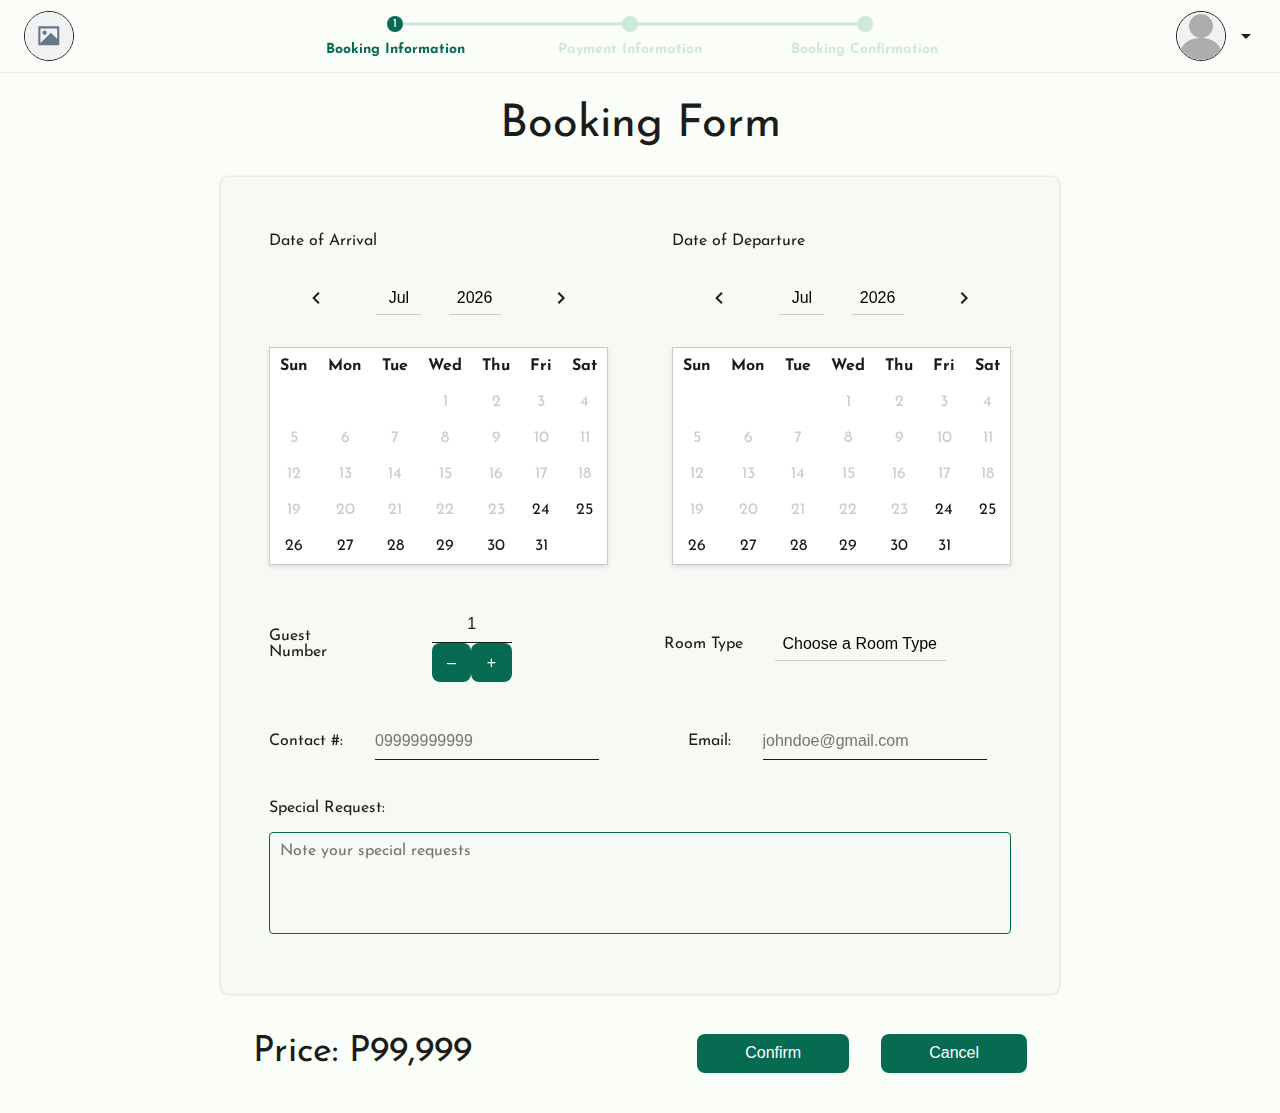
<file: ui/rooms/booking-form.html>
<!DOCTYPE html>
<html lang="en">
<head>
    <meta charset="UTF-8">
    <meta http-equiv="X-UA-Compatible" content="IE=edge">
    <meta name="viewport" content="width=device-width, initial-scale=1.0">
    
    <link href="https://fonts.googleapis.com/icon?family=Material+Icons+Outlined" rel="stylesheet">
    <link href="https://fonts.googleapis.com/icon?family=Material+Icons" rel="stylesheet">
    <link rel="stylesheet" href="../../css/theme/theme.css">
    <title>Booking Form</title>

    <style>
        /* Override global variables */
        :root {
            --divider-width: 100%;
            --textfield-width: 14rem;
            --card-width: 100%;
            --button-size: 0.65rem 0.65rem;
            --elevation: 0.1rem;
        }

        body {
            overflow-x: hidden;
        }

        .booking-form {
            margin-top: 2.5rem;
        }

        .booking-form-element {
            margin-right: 2rem;
            margin-left: 2rem;
        }

        .booking-calendar > input {
            width: 30vw;
            height: 10vh;
            text-align: start;
        }

        .calendar-header > * {
            margin: 1rem 0.85rem 1rem 0.85rem;
        }

        #guest-number {
            text-align: center;
        }

        .guest-number-label {
            width: 25%;
        }

        .special-request-margin {
            margin: 0rem 2rem 0 2rem;
        }

        .label-margin-1 {
            margin-right: 5rem;
        }

        .label-margin-2 {
            margin-right: 2rem;
        }

        .label-margin-3 {
            margin-bottom: 1rem;
        }
    </style>
</head>
<body>
    <div class="column-container center">
        <nav class="navbar">
            <div class="navbar-start">
                <a href="#" class="navbar-logo">
                    <img src="../../images/image-placeholder.svg" alt="Logo">
                </a>
            </div>
            <div class="navbar-center">
                <div class="progress-bar">
                    <div class="progress-item active">
                        <div class="progress-circle">1</div>
                        <div class="progress-text">Booking Information</div>
                    </div>
                    <div class="progress-item">
                        <div class="progress-line"></div>
                        <div class="progress-circle">2</div>
                        <div class="progress-text">Payment Information</div>
                    </div>
                    <div class="progress-item">
                        <div class="progress-line"></div>
                        <div class="progress-circle">3</div>
                        <div class="progress-text">Booking Confirmation</div>
                    </div>
                </div>
            </div>
            <div class="navbar-end">
                <button class="navbar-profile-btn">
                    <img src="../../images/person.png" alt="Profile">
                    <span class="md-24 material-icons-outlined">arrow_drop_down</span>
                </button>
                <div class="navbar-dropdown">
                    <div class="column-container">
                        <a href="#" class="navbar-dropdown-item">
                            <div class="row-container center-horizontal">
                                <span class="material-icons navbar-dropdown-item-icon">account_circle</span>
                                Profile
                            </div>
                        </a>
                        <a href="#" class="navbar-dropdown-item">
                            <div class="row-container center-horizontal">
                                <span class="material-icons navbar-dropdown-item-icon">auto_stories</span>
                                My Bookings
                            </div>
                        </a>
                        <a href="#" class="navbar-dropdown-item">
                            <div class="row-container center-horizontal">
                                <span class="material-icons navbar-dropdown-item-icon">local_activity</span>
                                Voucher
                            </div>
                        </a>
                        <a href="#" class="navbar-dropdown-item">
                            <div class="card" style="--card-width: auto">
                                <span class="text-center">Log Out</span>
                            </div>
                        </a>
                    </div>
                </div>
            </div>
        </nav>
        <div class="wrap-content">
            <div class="column-container">
                <h1 class="display-medium text-center">Booking Form</h1>
                <div class="card">
                    <div class="card-content">
                        <div class="row-container center-vertical booking-form">
                            <!-- Date of Arrival -->
                            <div class="column-container booking-form-element">
                                <!-- Calendar Picker Dialog -->
                                <label class="body-large roboto-medium">Date of Arrival</label>
                                <input type="text" class="calendar-input" hidden>
                
                                <div class="calendar-picker">
                                    <div class="calendar-header">
                                        <span class="material-icons-outlined prev-month">navigate_before</span>
                                        <div class="select-container">
                                            <select class="select-month select text-center"></select>
                                        </div>
                                        <div class="select-container">
                                            <select class="select-year select text-center"></select>
                                        </div>
                                        <span class="material-icons-outlined next-month">navigate_next</span>
                                    </div>
                                    <div class="calendar"></div>
                                </div>  
                            </div>
                
                            <!-- Date of Departure -->
                            <div class="column-container booking-form-element">
                                <!-- Calendar Picker Dialog -->
                                <label class="body-large roboto-medium">Date of Departure</label>
                                <input type="text" class="calendar-input" hidden>
                
                                <div class="calendar-picker">
                                    <div class="calendar-header">
                                        <span class="material-icons-outlined prev-month">navigate_before</span>
                                        <div class="select-container">
                                            <select class="select-month select text-center"></select>
                                        </div>
                                        <div class="select-container">
                                            <select class="select-year select text-center"></select>
                                        </div>
                                        <span class="material-icons-outlined next-month">navigate_next</span>
                                    </div>
                                    <div class="calendar"></div>
                                </div>  
                            </div>
                        </div>

                        <!-- Divider/Line -->
                        <div class="horizontal-divider booking-form"></div>


                        <div class="row-container center-vertical booking-form">
                            <div class="row-container center-horizontal fill-parent booking-form-element">
                                <label class="guest-number-label label-margin-1 body-large roboto-medium">Guest Number</label>
                                <div class="column-container">
                                    <div class="textfield-container" style="--textfield-width: 5rem">
                                        <input type="text" id="guest-number" name="email" class="textfield-input" placeholder=" " value="1" />
                                        <div class="textfield-underline"></div>
                                    </div>
                                    <div class="row-container">
                                        <button id="decrease-guest" class="button fill-parent" style="--button-size: 0.65rem 0.65rem">–</button>
                                        <button id="increase-guest" class="button fill-parent" style="--button-size: 0.65rem 0.65rem">+</button>
                                    </div>
                                </div>
                            </div>
                            <div class="row-container  center-horizontal fill-parent booking-form-element">
                                <label class="label-margin-2 body-large roboto-medium">Room Type</label>
                                <div class="select-container">
                                    <select class="select-month select fill-parent">
                                        <option value="">Choose a Room Type</option>
                                        <option value="">Standard</option>
                                        <option value="">Deluxe</option>
                                        <option value="">Suite</option>
                                    </select>
                                </div>
                            </div>
                        </div>
                        <div class="row-container center-vertical booking-form">
                            <div class="row-container center-horizontal fill-parent booking-form-element">
                                <label class="label-margin-2 body-large roboto-medium">Contact #:</label>
                                <div class="textfield-container">
                                    <input type="text" name="contact" id="contact" class="textfield-input" placeholder="09999999999" />
                                    <div class="textfield-underline"></div>
                                    <span class="error-message">Invalid phone number</span>
                                </div>
                            </div>
                            <div class="row-container  center-horizontal fill-parent booking-form-element">
                                <label class="label-margin-2 body-large roboto-medium">Email:</label>
                                <div class="textfield-container">
                                    <input type="email" name="contact" id="email" class="textfield-input" placeholder="johndoe@gmail.com" />
                                    <div class="textfield-underline"></div>
                                    <span class="error-message">Invalid email address</span>
                                </div>
                            </div>
                        </div>

                        <!-- Divider/Line -->
                        <div class="horizontal-divider booking-form"></div>

                        <div class="column-container booking-form booking-form-element">
                            <span class="body-large roboto-medium label-margin-3">
                                Special Request:
                            </span>
                            <div class="outlined-textfield-container" style="--textfield-width: 100%">
                                <textarea class="outlined-textfield-input" name="special-request" placeholder="Note your special requests" rows="5"></textarea>
                            </div>
                        </div>
                        
                        <!-- Additional margin -->
                        <div class="booking-form"></div>
                    </div>
                </div>
                <div class="row-container booking-form">
                    <div class="display-small fill-parent booking-form-element">
                        <span>Price:</span>
                        <span id="price">P99,999</span>
                    </div>
                    <button id="confirm" class="button label-margin-2"  style="--button-size: 0.65rem 3rem">Confirm</button>
                    <button id="cancel" class="button label-margin-2"  style="--button-size: 0.65rem 3rem">Cancel</button>
                </div>

                <!-- Additional margin -->
                <div class="booking-form"></div>
            </div>
        </div>
    </div>
</body>
<script src="scripts/calendar-picker.js"></script>
<script src="scripts/booking-form-validator.js"></script>
</html>
</file>
<file: css/theme/theme.css>
/*
 * https://www.figma.com/file/iO9Y6N3a84iEj6x4XbSAVW/OneTed-Hotel-Website?node-id=0%3A1&t=BiQGsXRUoLUkGCkg-1
 * https://app.milanote.com/1PE8vI1dbSWU3M?p=A8sInbw4UGW
 * 
 * Generated using M3 Builder
 * 
 */

@import url(tokens.css);
@import url(colors.module.css);
@import url(typography.module.css);
@import url(theme.light.css);
/* @import url(theme.dark.css) (prefers-color-scheme: dark); */


/* Components */
@import url('../components/common.css');
@import url('../components/divider.css');
@import url('../components/layout.css');
@import url('../components/card.css');
@import url('../components/button.css');
@import url('../components/outlined-textfield.css');
@import url('../components/textfield.css');
@import url('../components/custom-img.css');
@import url('../components/calendar.css');
@import url('../components/dialog.css');
@import url('../components/snackbar.css');
@import url('../components/select.css');
@import url('../components/progress-bar.css');
@import url('../components/navbar.css');
@import url('../components/icons.css');
@import url('../components/list.css');
@import url('../components/footer.css');
@import url('../components/viewpager.css');

html {
    font-size: 16px; /* Set the base font size */
}
  
@media (max-width: 768px) {
    html {
      font-size: 12px; /* Adjust font size for smaller screens */
    }
}
  

body {
    background-color: var(--md-sys-color-surface);
    color: var(--md-sys-color-on-surface);
    font-family: 'Josefin Sans';
    margin: 0;
    padding: 0;
}

a {
    color: var(--md-sys-color-on-surface);
    text-decoration: none;
}
</file>
